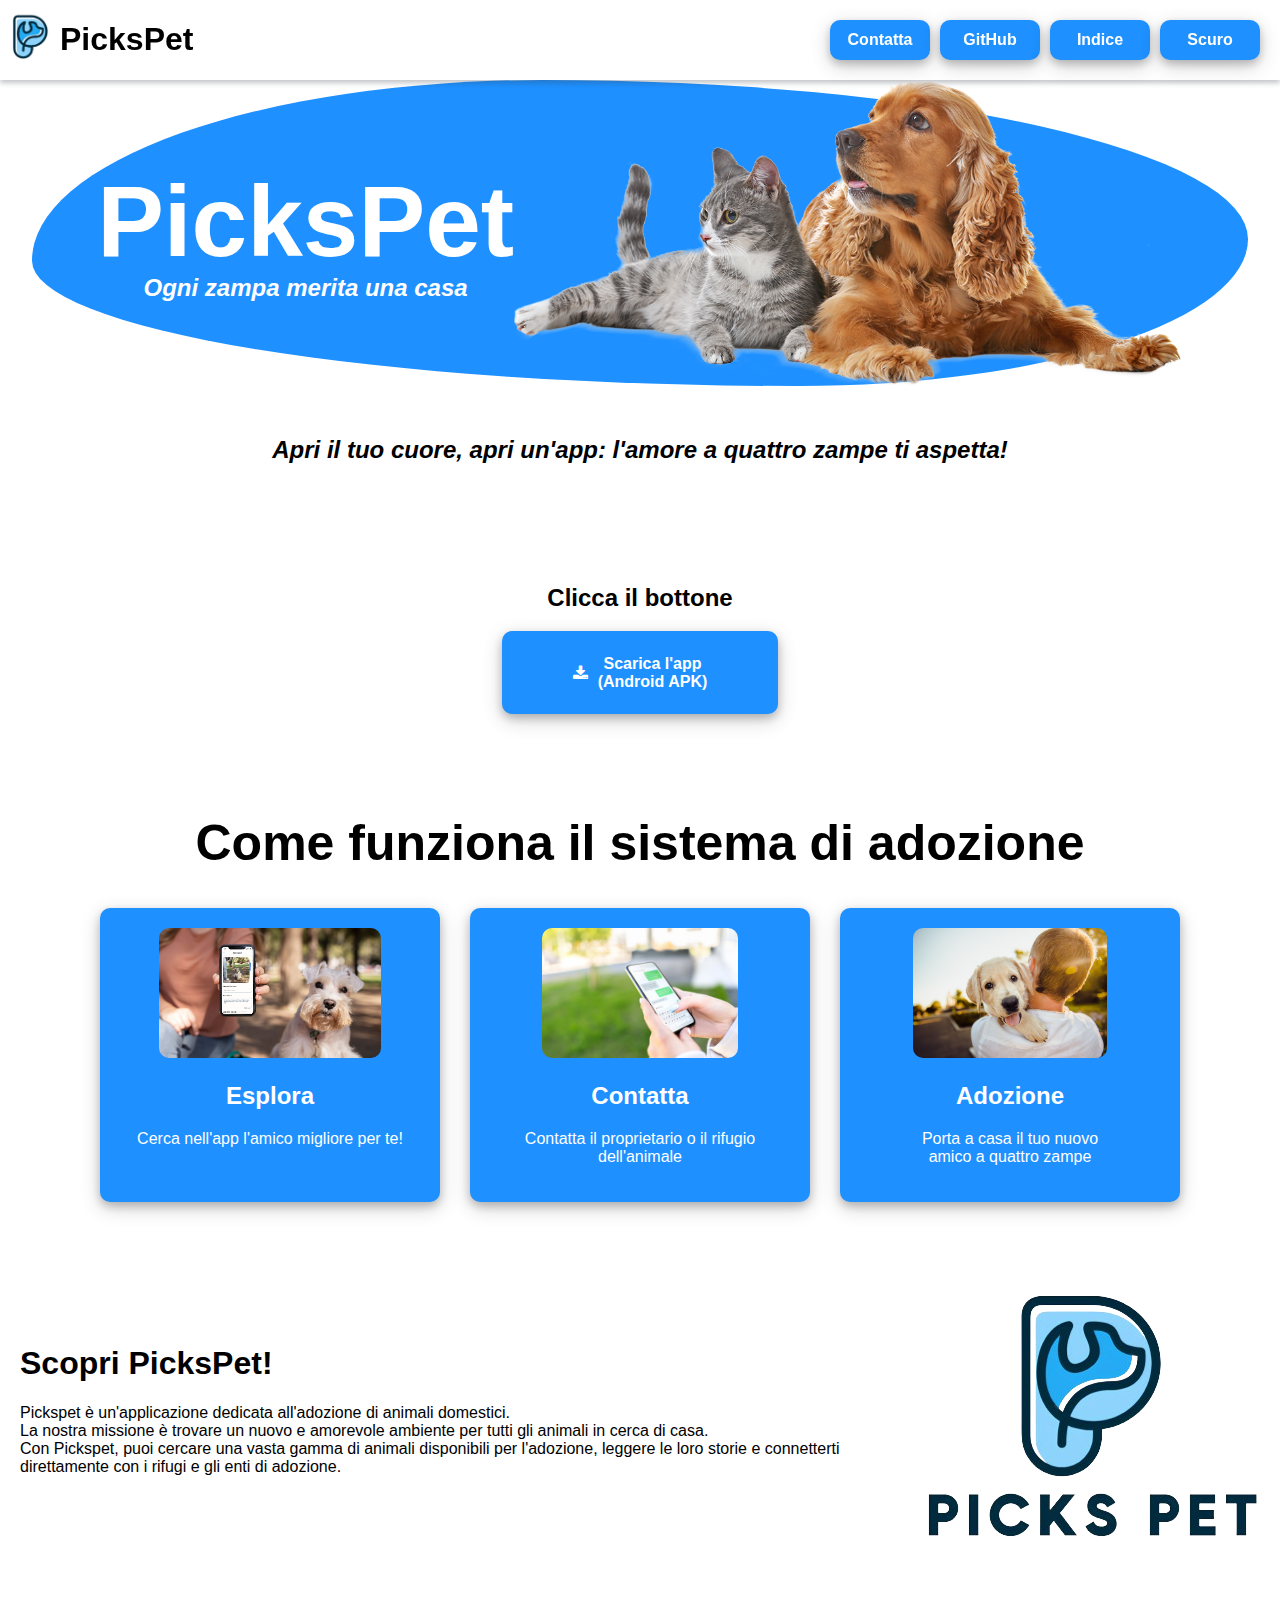
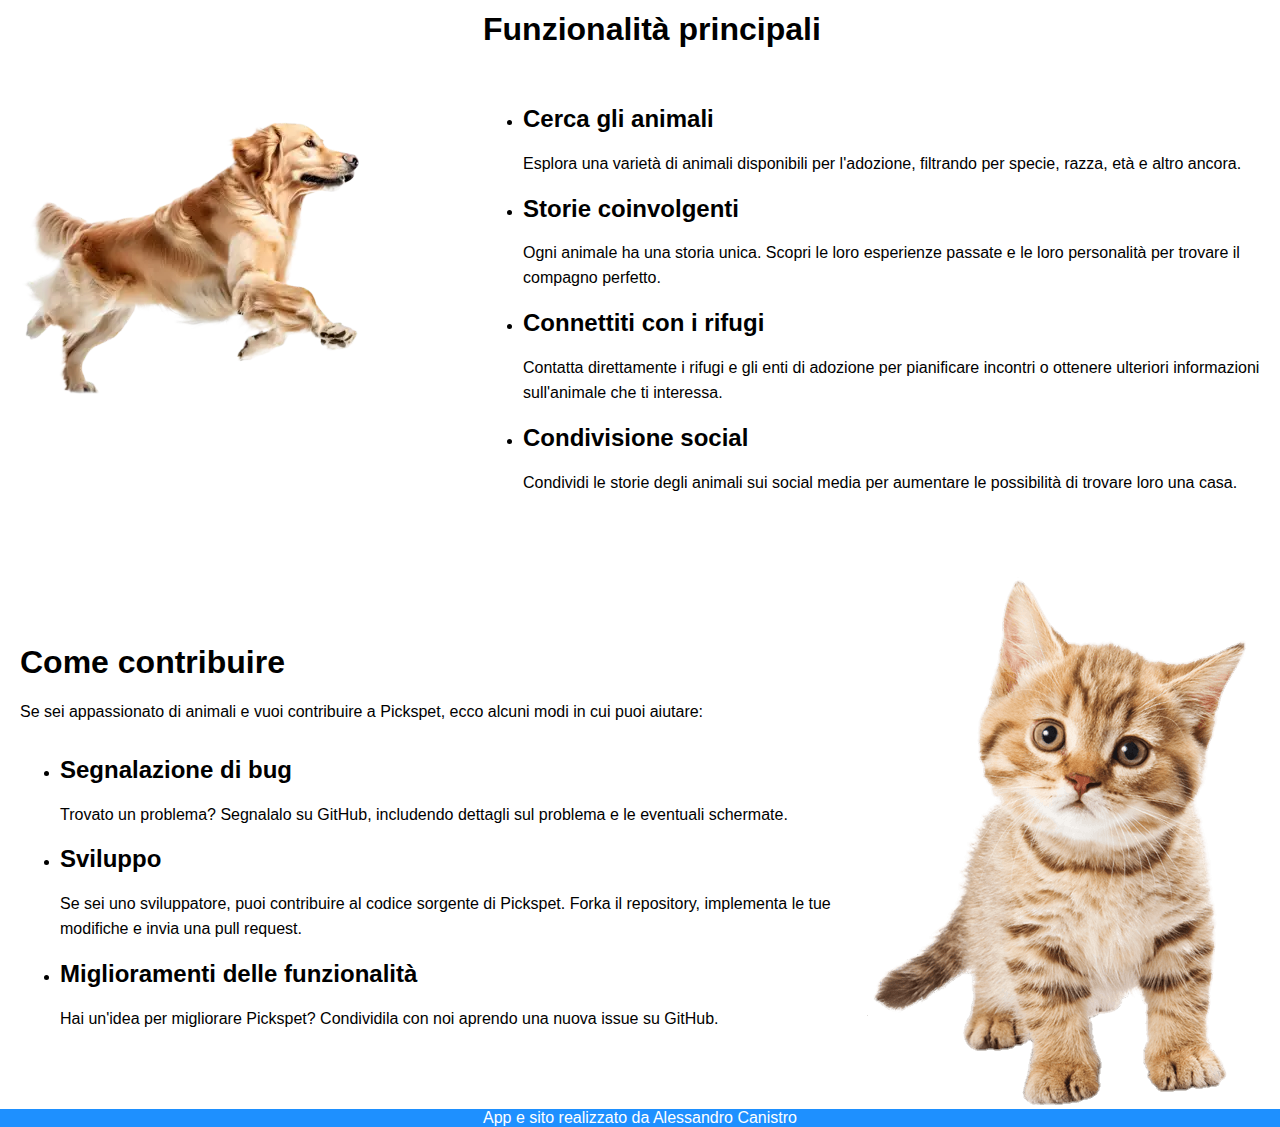
<file: index.html>
<!DOCTYPE html>
<html lang="it">
	<head>
		<meta charset="UTF-8">
		<meta name="viewport" content="width=device-width, initial-scale=1.0">
		<title>PicksPet</title>

		<link rel="shortcut icon" href="img/logo.png" type="image/x-icon">
		<link rel="stylesheet" href="style/style.css">
		<link rel="stylesheet" href="style/header_style.css">
		<link rel="stylesheet" href="style/footer_style.css">
		<link rel="stylesheet" href="style/download_style.css">
		<link rel="stylesheet" href="style/cards_style.css">
		<link rel="stylesheet" href="style/description_style.css">
		<link rel="stylesheet" href="https://cdnjs.cloudflare.com/ajax/libs/font-awesome/4.7.0/css/font-awesome.min.css">

		<script src="script.js"></script>
	</head>

	<header>
		<img src="img/logo.png" class="logo" alt="logo">
		<h1>PicksPet</h1>

		<div class="header-btns">
			<a href="contact.html">Contatta</a>

			<a href="https://github.com/darkjoker1021/pickspetwebsite" target="_blank">GitHub</a> <!--target="_blank" per aprire il link in una nuova pagina-->
			
			<button onclick="hideShowIndice()" id="btnindice">Indice</button>

			<button onclick="darkMode()" id="darkbtn">Chiaro</button>
		</div>
	</header>

	<body>
		<div class="space"></div>

		<div class="bgtitle">
			<div class="title">
				<h1>PicksPet</h1>
				<h3>Ogni zampa merita una casa</h3>
			</div>

			<img src="img/dogcat.png" alt="dogcat">
		</div>

		<center><h2><i>Apri il tuo cuore, apri un'app: l'amore a quattro zampe ti aspetta!</i></h2></center>

		<div class="scarica" id="download">
			<h2>Clicca il bottone</h2>
			<a href="src/pickspet.apk" download><i class="fa fa-download"></i>Scarica l'app<br>(Android APK)</a>
		</div>

		<h1><center>Come funziona il sistema di adozione</center></h1>

		<div class="cards">
			<div class="card">
				<img src="img/card1.png" alt="Card1">
				<h2>Esplora</h2>
				<p>Cerca nell'app l'amico migliore per te!</p>
			</div>

			<div class="card">
				<img src="img/card2.jpg" alt="Card2">
				<h2>Contatta</h2>
				<p>Contatta il proprietario o il rifugio <br> dell'animale</p>
			</div>

			<div class="card">
				<img src="img/card3.jpg" alt="Card3">
				<h2>Adozione</h2>
				<p>Porta a casa il tuo nuovo <br> amico a quattro zampe</p>
			</div>
		</div>

		<div class="indice" id="indice" style="display: none;">
			<h3>Indice</h3>

			<ul>
				<li><a href="#download">Scarica app</a></li>
				<li><a href="#scopri">Scopri</a></li>
				<li><a href="#funzionalita">Funzionalità principali</a></li>
				<li><a href="#contribuire">Come contribuire</a></li>
			</ul>
		</div>

		<div class="descrizione">
			<div class="scopri" id="scopri">
				<div class="scopritxt">
					<h1>Scopri PicksPet!</h1>

					<p>
						Pickspet è un'applicazione dedicata all'adozione di animali domestici.<br>
						La nostra missione è trovare un nuovo e amorevole ambiente per tutti gli animali in cerca di casa.<br>
						Con Pickspet, puoi cercare una vasta gamma di animali disponibili per l'adozione, leggere le loro storie e connetterti direttamente con i rifugi e gli enti di adozione.
					</p>
				</div>

				<img src="img/logoname.png" class="logo-des">
			</div>
	
			<div class="funzionalita" id="funzionalita">
				<img src="img/dog-running.png" class="dog-des">

				<div class="funzionalitatxt">
					<h1><b>Funzionalità principali</b></h1>

					<ul>
						<li>
							<h2>Cerca gli animali</h2>
							<p>Esplora una varietà di animali disponibili per l'adozione, filtrando per specie, razza, età e altro ancora.</p>
						</li>
						<li>
							<h2>Storie coinvolgenti</h2>
							<p>Ogni animale ha una storia unica. Scopri le loro esperienze passate e le loro personalità per trovare il compagno perfetto.</p>
						</li>
						<li>
							<h2>Connettiti con i rifugi</h2>
							<p>Contatta direttamente i rifugi e gli enti di adozione per pianificare incontri o ottenere ulteriori informazioni sull'animale che ti interessa.</p>
						</li>
						<li>
							<h2>Condivisione social</h2>
							<p>Condividi le storie degli animali sui social media per aumentare le possibilità di trovare loro una casa.</p>
					</li>
					</ul>
				</div>
			</div>
	
			<div class="contribuire" id="contribuire">
				<div class="contribuiretxt">
					<h1><b>Come contribuire</b></h1>

					Se sei appassionato di animali e vuoi contribuire a Pickspet, ecco alcuni modi in cui puoi aiutare:
					<ul>
						<li>
							<h2>Segnalazione di bug</h2>
							<p>Trovato un problema? Segnalalo su GitHub, includendo dettagli sul problema e le eventuali schermate.</p>
						</li>
						<li>
							<h2>Sviluppo</h2>
							<p>Se sei uno sviluppatore, puoi contribuire al codice sorgente di Pickspet. Forka il repository, implementa le tue modifiche e invia una pull request.</p>
						</li>
						<li>
							<h2>Miglioramenti delle funzionalità</h2>
							<p>Hai un'idea per migliorare Pickspet? Condividila con noi aprendo una nuova issue su GitHub.</p>
						</li>
					</ul>
				</div>

				<img src="img/cat.png" class="dog2-des">
			</div>
		</div>

	</body>

	<footer>
		<center>App e sito realizzato da Alessandro Canistro</center>
	</footer>
</html>
</file>
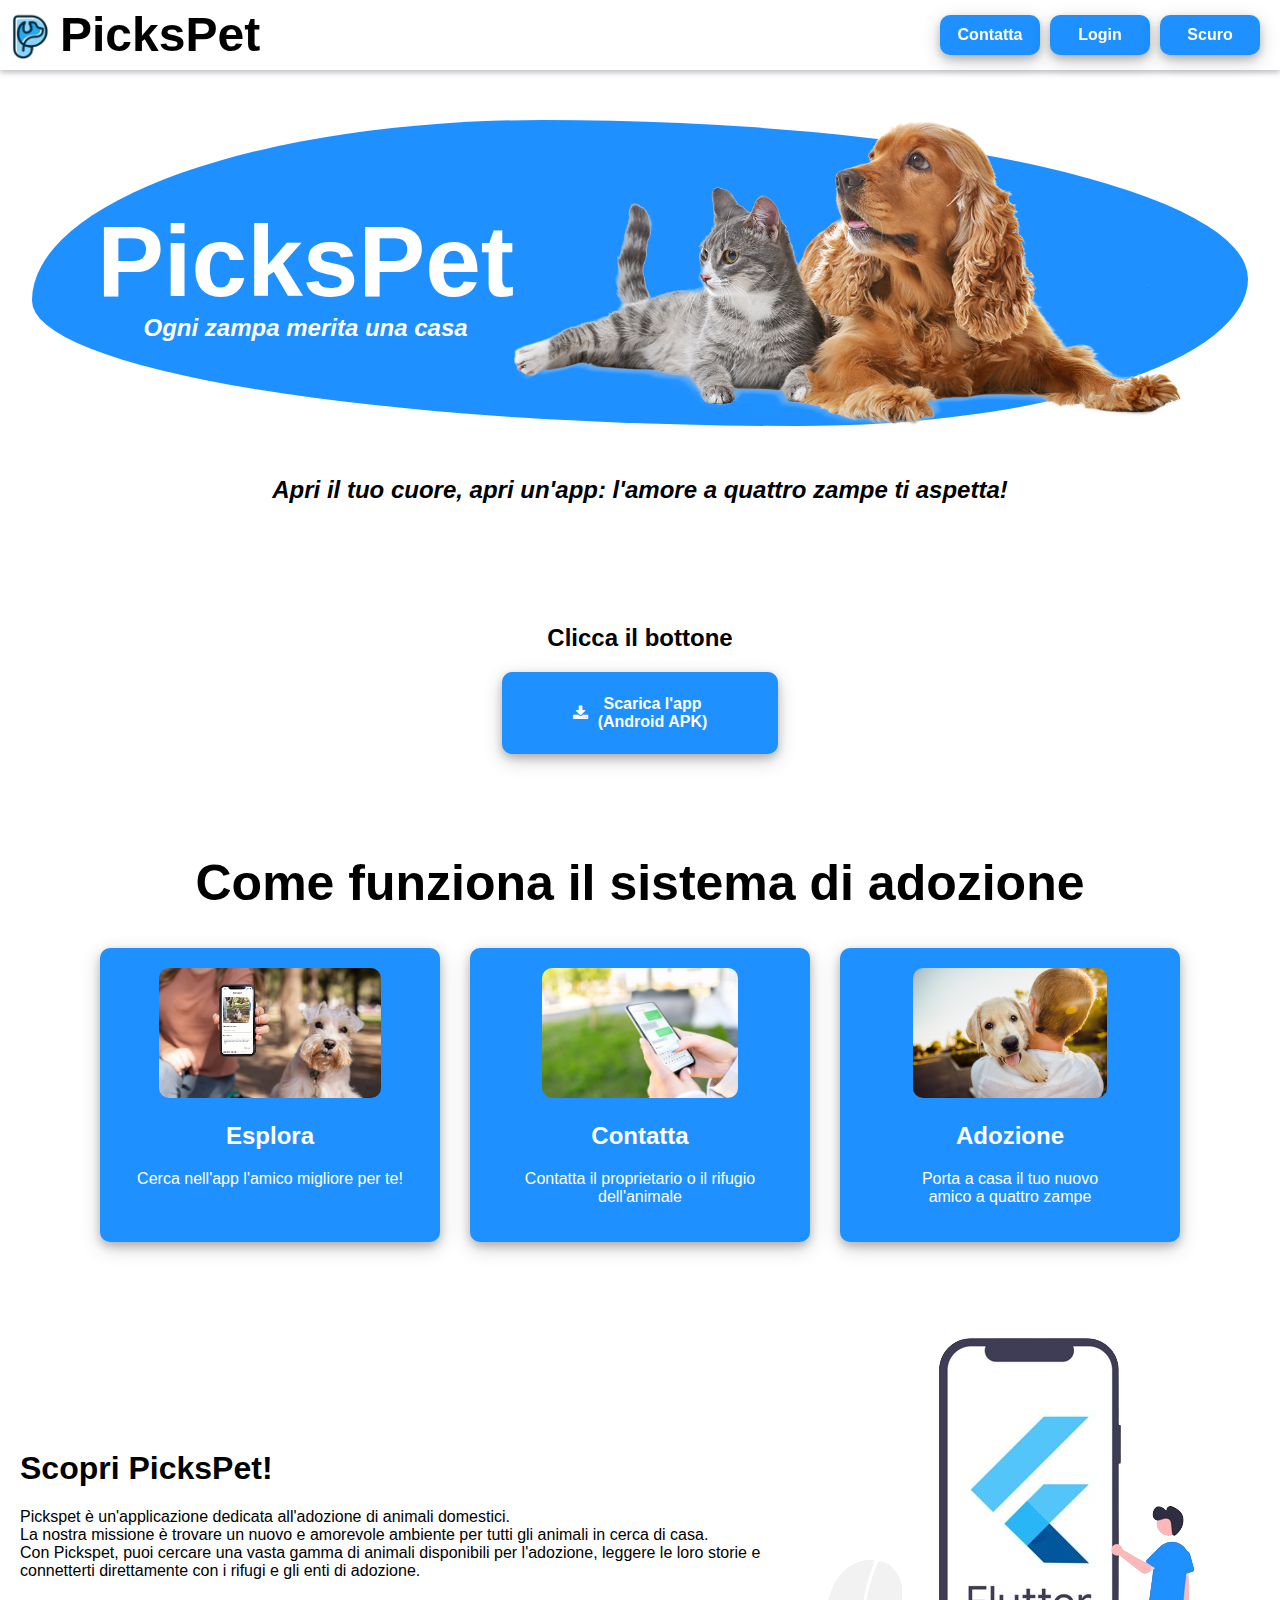
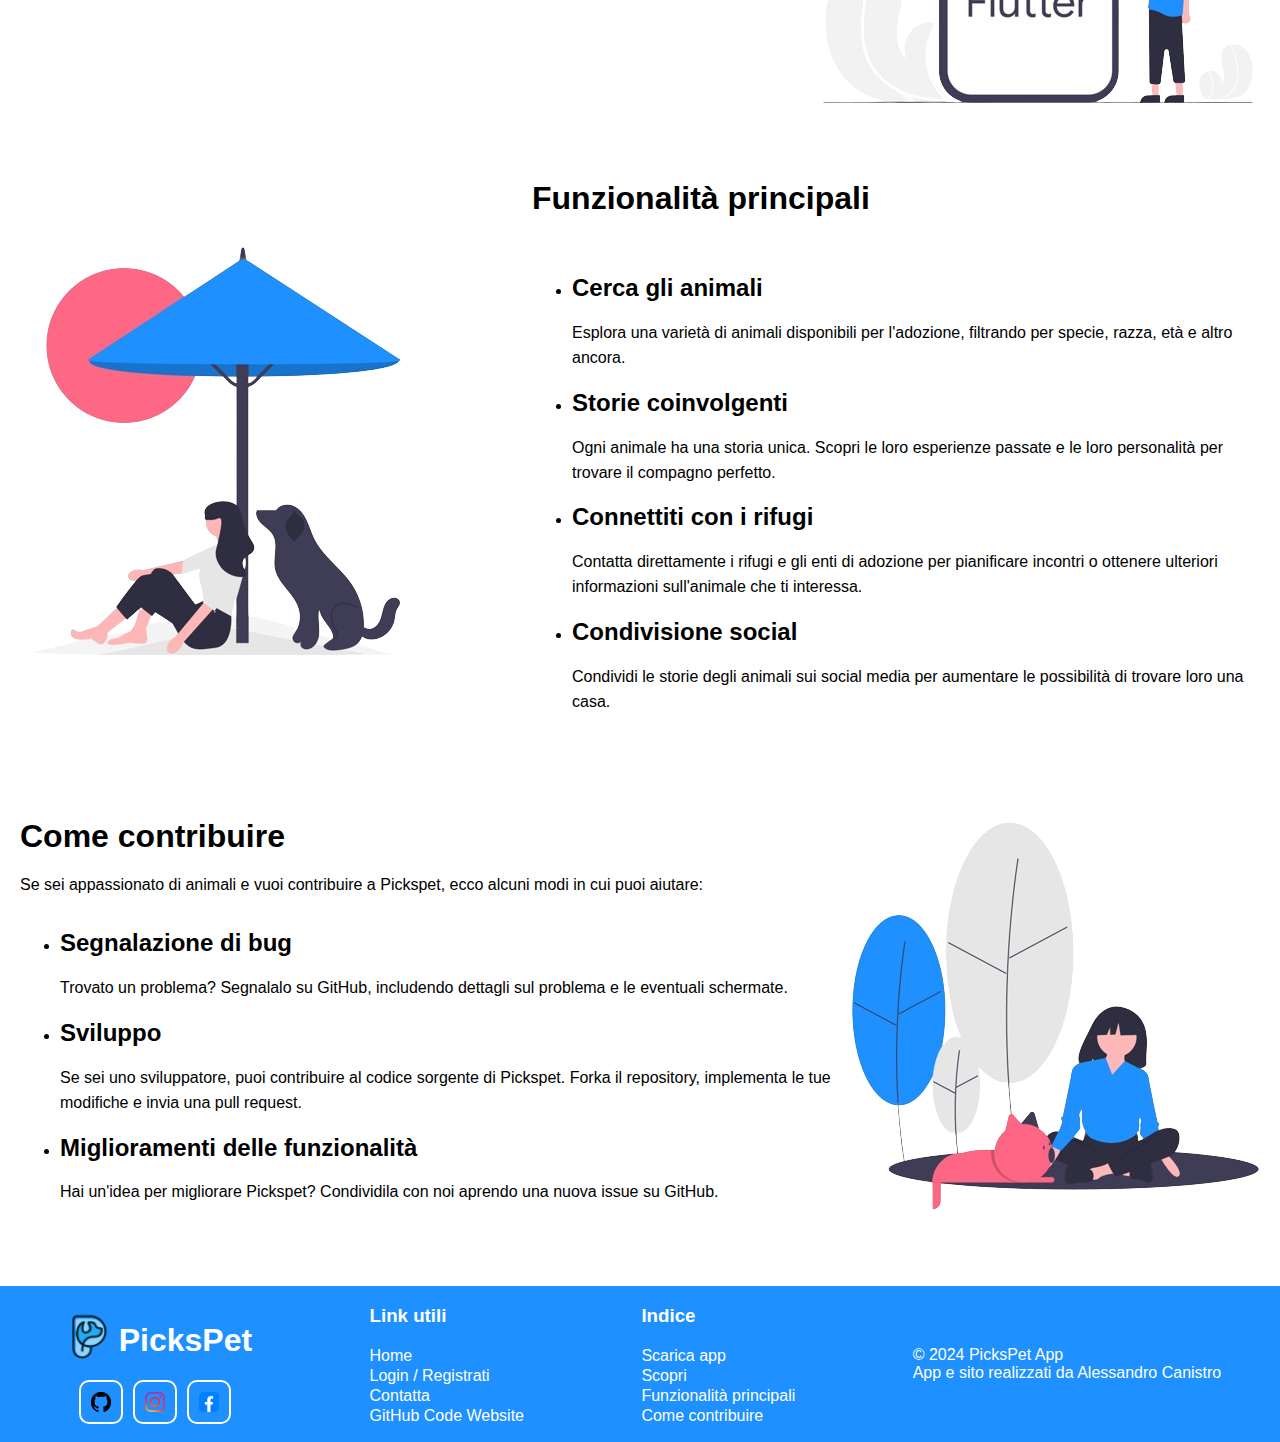
<file: pages/index.html>
<!DOCTYPE html>
<html lang="it">
	<head>
		<meta charset="UTF-8">
		<meta name="viewport" content="width=device-width, initial-scale=1.0">
		<title>PicksPet</title>

		<link rel="shortcut icon" href="../img/logo.png" type="image/x-icon">
		<link rel="stylesheet" href="../style/style.css">
		<link rel="stylesheet" href="../style/header_style.css">
		<link rel="stylesheet" href="../style/footer_style.css">
		<link rel="stylesheet" href="../style/download_style.css">
		<link rel="stylesheet" href="../style/cards_style.css">
		<link rel="stylesheet" href="../style/description_style.css">
		<link rel="stylesheet" href="https://cdnjs.cloudflare.com/ajax/libs/font-awesome/4.7.0/css/font-awesome.min.css">

		<script src="../script.js"></script>
	</head>

	<header>
		<a href="index.html">
			<img src="../img/logo.png" class="logo" alt="logo">
			<h1>PicksPet</h1>
		</a>

		<div class="header-btns">
			<a href="contact.html">Contatta</a>
			
			<a href="login.html">Login</a>

			<button onclick="darkMode()" id="darkbtn">Chiaro</button>
		</div>
	</header>

	<body>
		<button onclick="topFunction()" id="top-btn">&#8593;</button>

		<div class="space50"></div>

		<div class="bgtitle">
			<div class="title">
				<h1>PicksPet</h1>
				<h3>Ogni zampa merita una casa</h3>
			</div>

			<img src="../img/dogcat.png" alt="dogcat">
		</div>

		<center><h2><i>Apri il tuo cuore, apri un'app: l'amore a quattro zampe ti aspetta!</i></h2></center>

		<div class="scarica" id="download">
			<h2>Clicca il bottone</h2>
			<a href="../src/pickspet.apk" download><i class="fa fa-download"></i>Scarica l'app<br>(Android APK)</a>
		</div>

		<h1><center>Come funziona il sistema di adozione</center></h1>

		<div class="cards">
			<div class="card">
				<img src="../img/card1.png" alt="Card1">
				<h2>Esplora</h2>
				<p>Cerca nell'app l'amico migliore per te!</p>
			</div>

			<div class="card">
				<img src="../img/card2.jpg" alt="Card2">
				<h2>Contatta</h2>
				<p>Contatta il proprietario o il rifugio <br> dell'animale</p>
			</div>

			<div class="card">
				<img src="../img/card3.jpg" alt="Card3">
				<h2>Adozione</h2>
				<p>Porta a casa il tuo nuovo <br> amico a quattro zampe</p>
			</div>
		</div>

		<div class="descrizione">
			<div class="scopri" id="scopri">
				<div class="scopritxt">
					<h1>Scopri PicksPet!</h1>

					<p>
						Pickspet è un'applicazione dedicata all'adozione di animali domestici.<br>
						La nostra missione è trovare un nuovo e amorevole ambiente per tutti gli animali in cerca di casa.<br>
						Con Pickspet, puoi cercare una vasta gamma di animali disponibili per l'adozione, leggere le loro storie e connetterti direttamente con i rifugi e gli enti di adozione.
					</p>
				</div>

				<img src="../img/flutter-app.png" class="logo-des">
			</div>
	
			<div class="funzionalita" id="funzionalita">
				<img src="../img/dog-beach.png" class="dog-des">

				<div class="funzionalitatxt">
					<h1><b>Funzionalità principali</b></h1>

					<ul>
						<li>
							<h2>Cerca gli animali</h2>
							<p>Esplora una varietà di animali disponibili per l'adozione, filtrando per specie, razza, età e altro ancora.</p>
						</li>
						<li>
							<h2>Storie coinvolgenti</h2>
							<p>Ogni animale ha una storia unica. Scopri le loro esperienze passate e le loro personalità per trovare il compagno perfetto.</p>
						</li>
						<li>
							<h2>Connettiti con i rifugi</h2>
							<p>Contatta direttamente i rifugi e gli enti di adozione per pianificare incontri o ottenere ulteriori informazioni sull'animale che ti interessa.</p>
						</li>
						<li>
							<h2>Condivisione social</h2>
							<p>Condividi le storie degli animali sui social media per aumentare le possibilità di trovare loro una casa.</p>
					</li>
					</ul>
				</div>
			</div>
	
			<div class="contribuire" id="contribuire">
				<div class="contribuiretxt">
					<h1><b>Come contribuire</b></h1>

					Se sei appassionato di animali e vuoi contribuire a Pickspet, ecco alcuni modi in cui puoi aiutare:
					<ul>
						<li>
							<h2>Segnalazione di bug</h2>
							<p>Trovato un problema? Segnalalo su GitHub, includendo dettagli sul problema e le eventuali schermate.</p>
						</li>
						<li>
							<h2>Sviluppo</h2>
							<p>Se sei uno sviluppatore, puoi contribuire al codice sorgente di Pickspet. Forka il repository, implementa le tue modifiche e invia una pull request.</p>
						</li>
						<li>
							<h2>Miglioramenti delle funzionalità</h2>
							<p>Hai un'idea per migliorare Pickspet? Condividila con noi aprendo una nuova issue su GitHub.</p>
						</li>
					</ul>
				</div>

				<img src="../img/cat-play.png" class="dog2-des">
			</div>
		</div>

		<div class="space50"></div>
	</body>

	<footer>
		<div class="logosocial">
			<a href="index.html">
				<img src="../img/logo.png" class="logo" alt="logo">
				<h1>PicksPet</h1>
			</a>

			<div class="social">
				<a href="https://github.com/darkjoker1021" target="_blank"><img src="../img/github.png" id="github"></a>
				<a href=""><img src="../img/insta.png" alt="insta"></a>
				<a href=""><img src="../img/facebook.png" alt="fb"></a>
			</div>
		</div>

		<div class="link">
			<h3>Link utili</h3>

			<ul>
				<li><a href="index.html">Home</a></li>
				<li><a href="login.html">Login / Registrati</a></li>
				<li><a href="contact.html">Contatta</a></li>
				<li><a href="https://github.com/darkjoker1021/pickspetwebsite" target="_blank">GitHub Code Website</a></li>
			</ul>
		</div>

		<div class="footerindice">
			<h3>Indice</h3>

			<ul>
				<li><a href="#download">Scarica app</a></li>
				<li><a href="#scopri">Scopri</a></li>
				<li><a href="#funzionalita">Funzionalità principali</a></li>
				<li><a href="#contribuire">Come contribuire</a></li>
			</ul>
		</div>

		<div class="realizzato">
			<p>
				&copy; 2024 PicksPet App<br>
				App e sito realizzati da Alessandro Canistro
			</p>
		</div>
	</footer>
</html>
</file>
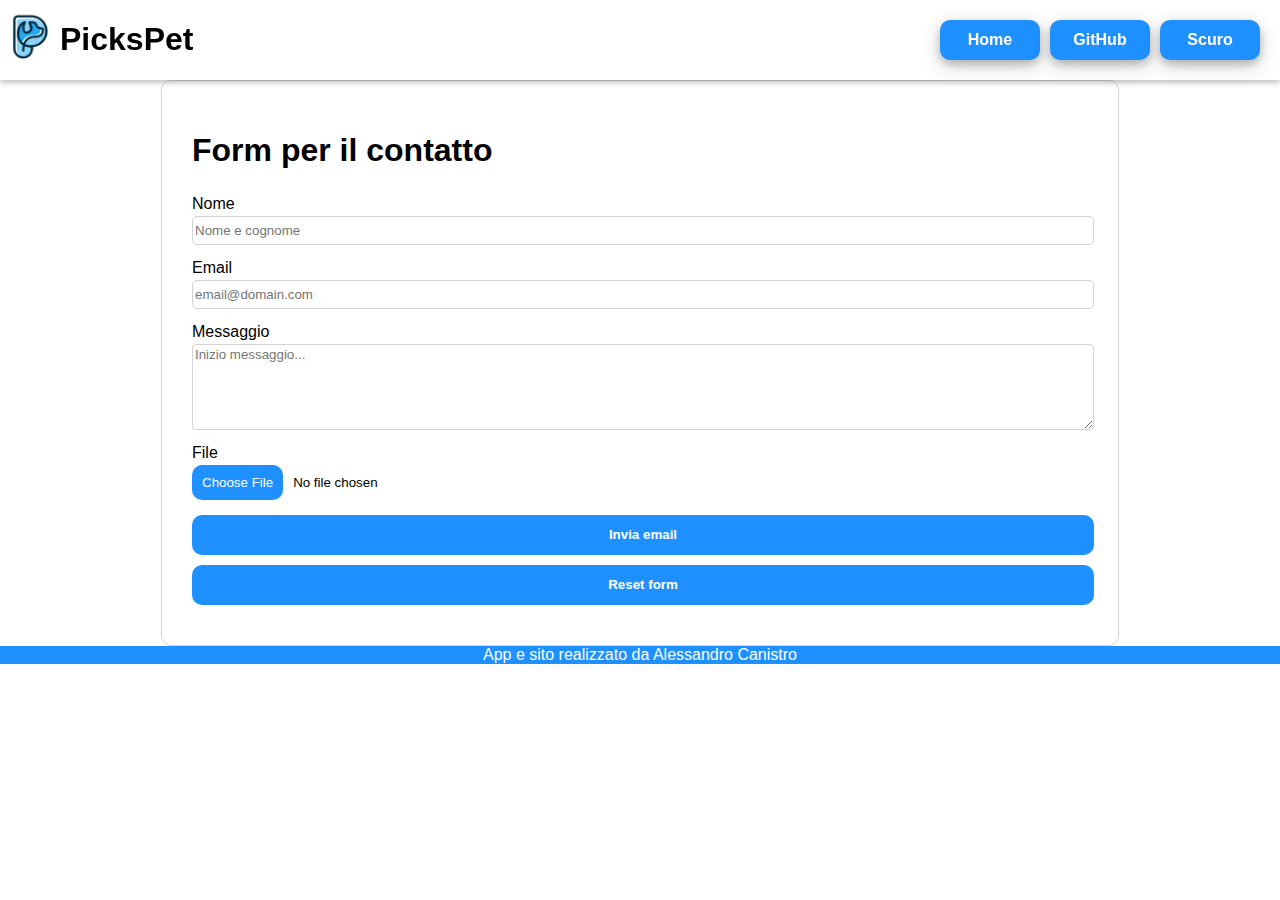
<file: contact.html>
<!DOCTYPE html>
<html lang="it">
	<head>
		<meta charset="UTF-8">
		<meta name="viewport" content="width=device-width, initial-scale=1.0">
		<title>PicksPet</title>

		<link rel="shortcut icon" href="img/logo.png" type="image/x-icon">
		<link rel="stylesheet" href="style/style.css">
		<link rel="stylesheet" href="style/header_style.css">
		<link rel="stylesheet" href="style/footer_style.css">
		<link rel="stylesheet" href="style/form_style.css">
		<link rel="stylesheet" href="https://cdnjs.cloudflare.com/ajax/libs/font-awesome/4.7.0/css/font-awesome.min.css">

		<script src="script.js"></script>
	</head>

	<header>
		<img src="img/logo.png" class="logo" alt="logo">
		<h1>PicksPet</h1>

		<div class="header-btns">
			<a href="index.html" onclick="">Home</a>
			
			<a href="https://github.com/darkjoker1021/pickspetwebsite" target="_blank">GitHub</a> <!--target="_blank" per aprire il link in una nuova pagina-->
			
			<button onclick="darkMode()" id="darkbtn">Chiaro</button>
		</div>
	</header>

	<body>
		<div class="container">
			<form>
				<h1>Form per il contatto</h1>

				<label for="name">Nome</label>
				<input type="text" name="nametxt" id="name" placeholder="Nome e cognome">
	
				<label for="email">Email</label>
				<input type="email" name="emailtxt" id="email" placeholder="email@domain.com">
	
				<label for="message">Messaggio</label>
				<textarea name="message" id="message" cols="30" rows="5" placeholder="Inizio messaggio..."></textarea>

				<label for="file">File</label>
				<input type="file" name="file" id="file">
	
				<input type="submit" value="Invia email">
				<input type="reset" value="Reset form" name="reset">
			</form>
		</div>
	</body>

	<footer>
		<center>App e sito realizzato da Alessandro Canistro</center>
	</footer>
</html>
</file>
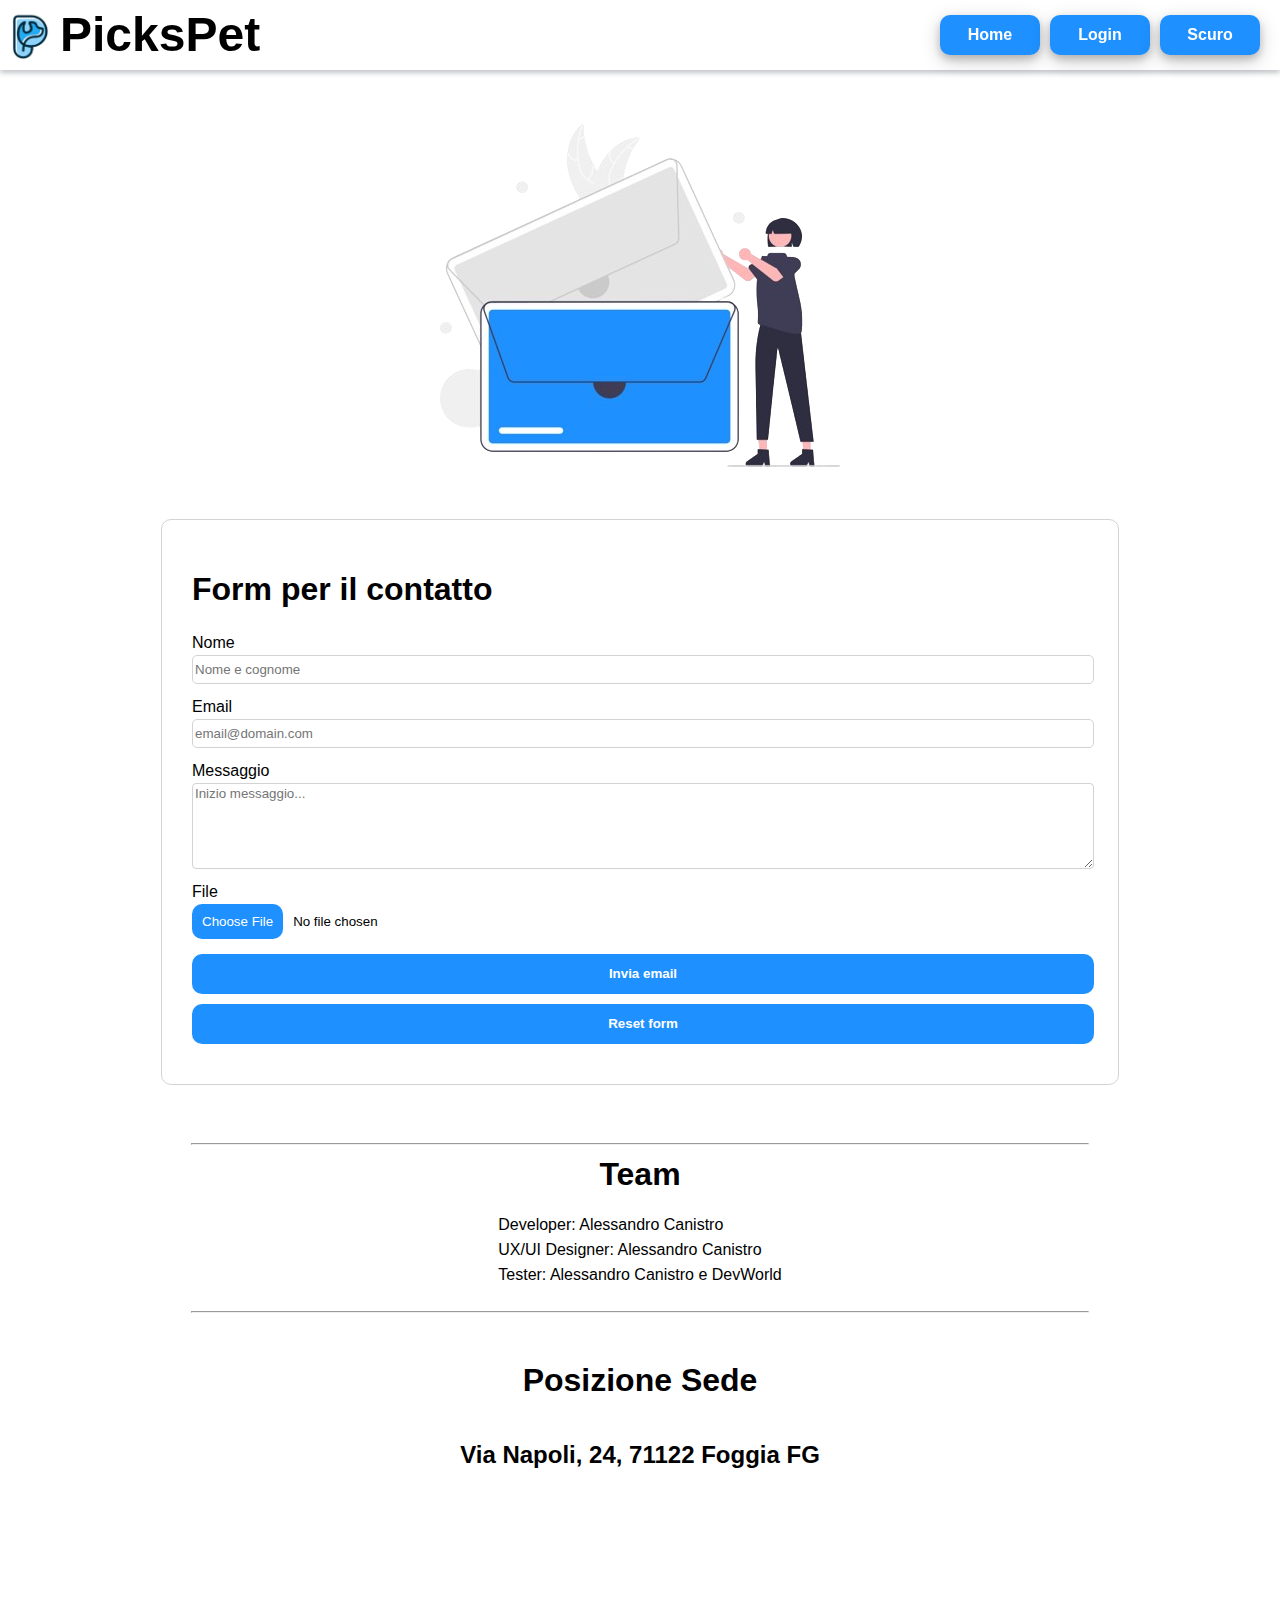
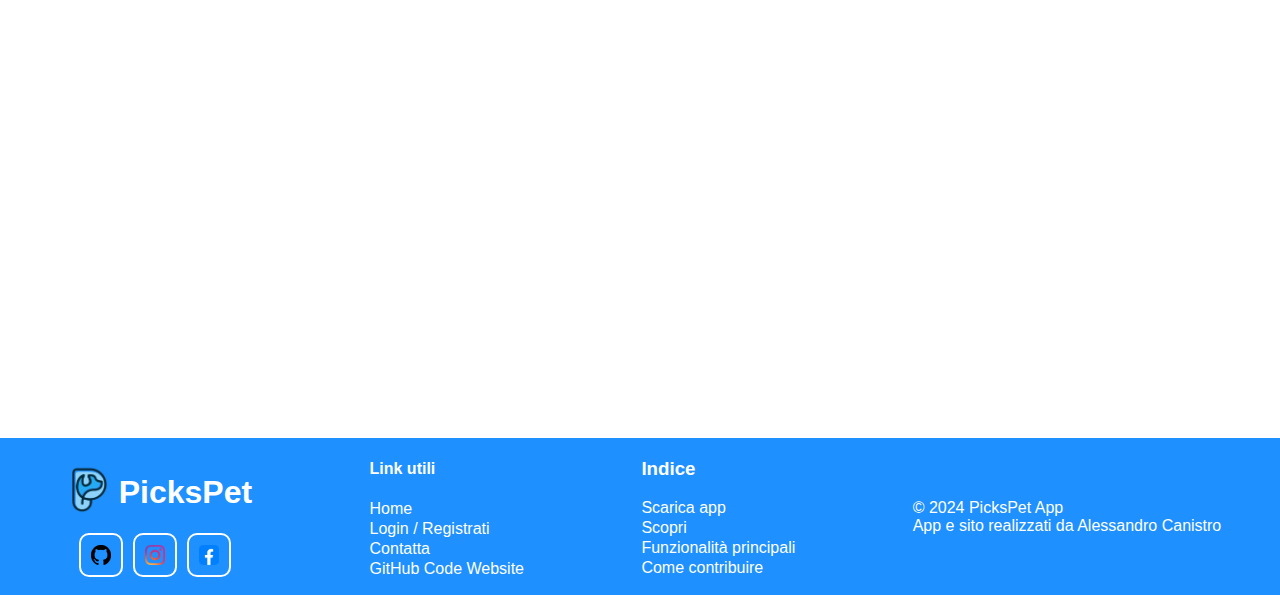
<file: pages/contact.html>
<!DOCTYPE html>
<html lang="it">
	<head>
		<meta charset="UTF-8">
		<meta name="viewport" content="width=device-width, initial-scale=1.0">
		<title>Contatta | PicksPet</title>

		<link rel="shortcut icon" href="../img/logo.png" type="image/x-icon">
		<link rel="stylesheet" href="../style/style.css">
		<link rel="stylesheet" href="../style/header_style.css">
		<link rel="stylesheet" href="../style/footer_style.css">
		<link rel="stylesheet" href="../style/form_style.css">

		<script src="../script.js"></script>
	</head>

	<header>
		<a href="index.html">
			<img src="../img/logo.png" class="logo" alt="logo">
			<h1>PicksPet</h1>
		</a>

		<div class="header-btns">
			<a href="index.html" onclick="">Home</a>
			
			<a href="login.html">Login</a>
			
			<button onclick="darkMode()" id="darkbtn">Chiaro</button>
		</div>
	</header>

	<body>
		<button onclick="topFunction()" id="top-btn">&#8593;</button>

		<div class="container">
			<img src="../img/contact.png" alt="">

			<form>
				<h1>Form per il contatto</h1>

				<label for="name">Nome</label>
				<input type="text" name="name" id="name" placeholder="Nome e cognome">
	
				<label for="email">Email</label>
				<input type="email" name="email" id="email" placeholder="email@domain.com">
	
				<label for="message">Messaggio</label>
				<textarea name="message" id="message" cols="30" rows="5" placeholder="Inizio messaggio..."></textarea>

				<label for="file">File</label>
				<input type="file" name="file" id="file">
	
				<input type="submit" value="Invia email">
				<input type="reset" value="Reset form" name="reset">
			</form>
		</div>

		<div class="space50"></div>

		<hr width="70%">

		<div class="team">
			<h1>Team</h1>

			<p>
				Developer: Alessandro Canistro <br>
				UX/UI Designer: Alessandro Canistro <br>
				Tester: Alessandro Canistro e DevWorld
			</p>
		</div>


		<hr width="70%">

		<div class="space20"></div>


		<div class="maps">
			<h1>Posizione Sede</h1>
			<h2>Via Napoli, 24, 71122 Foggia FG</h2>

			<iframe src="https://maps.google.com/maps?width=100%25&amp;height=600&amp;hl=en&amp;q=Via%20Napoli,%2024,%20Foggia&amp;t=&amp;z=16&amp;ie=UTF8&amp;iwloc=B&amp;output=embed"></iframe>
		</div>

		<div class="space50"></div>
	</body>

	<footer>
		<div class="logosocial">
			<a href="index.html">
				<img src="../img/logo.png" class="logo" alt="logo">
				<h1>PicksPet</h1>
			</a>

			<div class="social">
				<a href="https://github.com/darkjoker1021" target="_blank"><img src="../img/github.png" id="github"></a>
				<a href=""><img src="../img/insta.png" alt="insta"></a>
				<a href=""><img src="../img/facebook.png" alt="fb"></a>
			</div>
		</div>

		<div class="link">
			<h4>Link utili</h4>
			<ul>
				<li><a href="index.html">Home</a></li>
				<li><a href="login.html">Login / Registrati</a></li>
				<li><a href="contact.html">Contatta</a></li>
				<li><a href="https://github.com/darkjoker1021/pickspetwebsite" target="_blank">GitHub Code Website</a></li>
			</ul>
		</div>

		<div class="footerindice">
			<h3>Indice</h3>

			<ul>
				<li><a href="index.html#download">Scarica app</a></li>
				<li><a href="index.html#scopri">Scopri</a></li>
				<li><a href="index.html#funzionalita">Funzionalità principali</a></li>
				<li><a href="index.html#contribuire">Come contribuire</a></li>
			</ul>
		</div>

		<div class="realizzato">
			<p>
				&copy; 2024 PicksPet App<br>
				App e sito realizzati da Alessandro Canistro
			</p>
		</div>
	</footer>
</html>
</file>
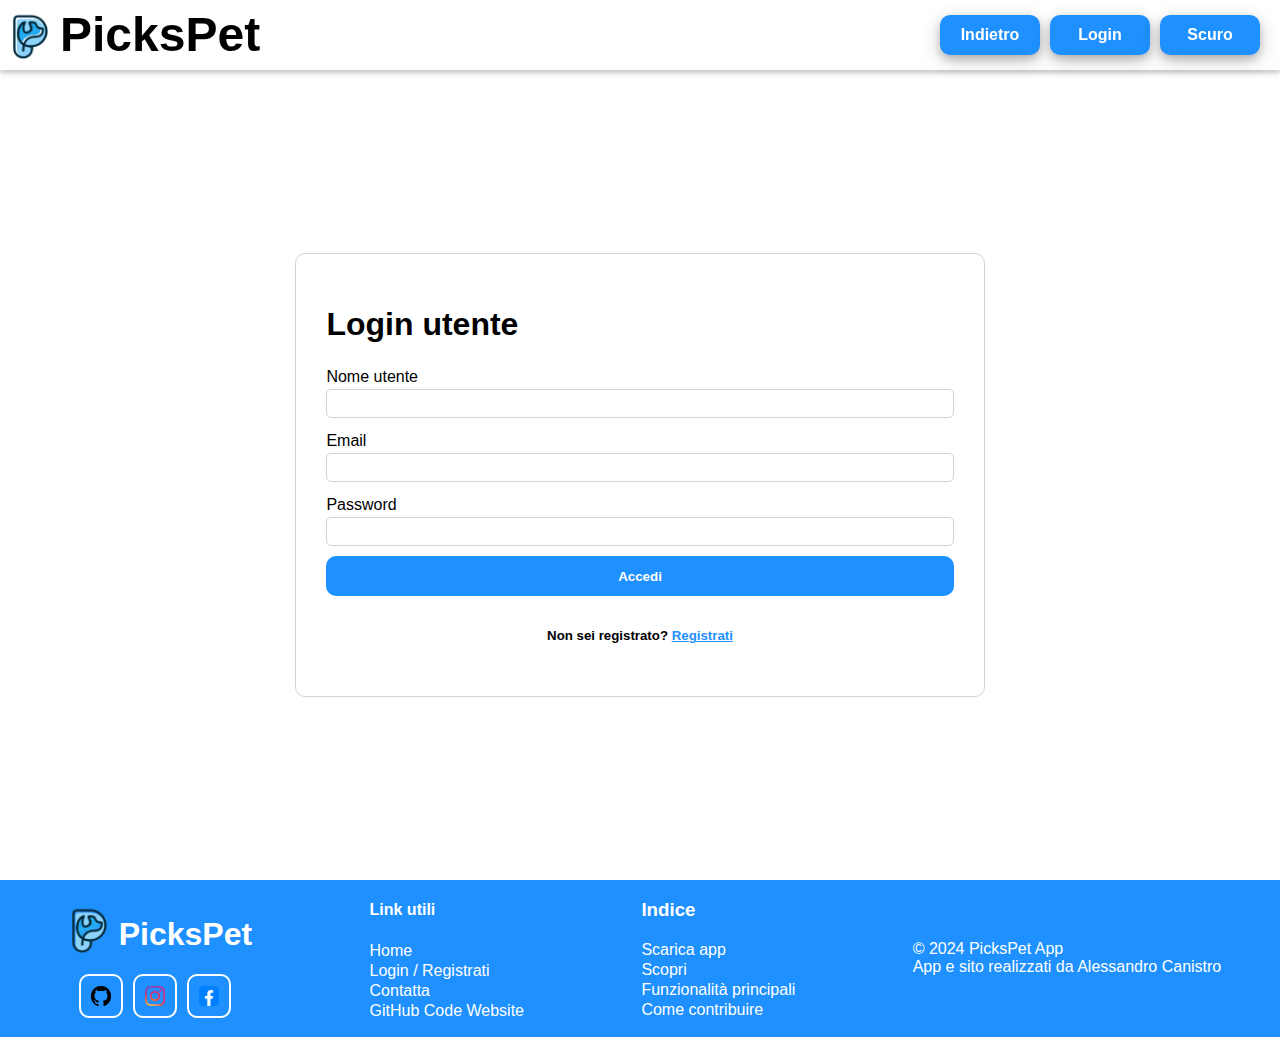
<file: pages/login.html>
<!DOCTYPE html>
<html lang="it">
	<head>
		<meta charset="UTF-8">
		<meta name="viewport" content="width=device-width, initial-scale=1.0">
		<title>Login | PicksPet</title>

		<link rel="shortcut icon" href="../img/logo.png" type="image/x-icon">
		<link rel="stylesheet" href="../style/style.css">
		<link rel="stylesheet" href="../style/header_style.css">
		<link rel="stylesheet" href="../style/footer_style.css">
		<link rel="stylesheet" href="../style/login_style.css">
		<link rel="stylesheet" href="../style/form_style.css">

		<script src="../script.js"></script>
	</head>

	<header>
		<a href="index.html">
			<img src="../img/logo.png" class="logo" alt="logo">
			<h1>PicksPet</h1>
		</a>

		<div class="header-btns">
			<button onclick="history.back()" id="back-btn">Indietro</button>

			<a href="login.html">Login</a>

			<button onclick="darkMode()" id="darkbtn">Chiaro</button>
		</div>
	</header>

	<body>
		<button onclick="topFunction()" id="top-btn">&#8593;</button>

		<div class="forms">
			<div class="login" id="login">
				<form action="../php/login.php" method="post">
					<h1>Login utente</h1>
		
					<label for="username">Nome utente</label>
					<input type="text" name="username" required>
		
					<label for="email">Email</label>
					<input type="email" name="email" required>
		
					<label for="password">Password</label>
					<input type="password" name="password" required>
		
					<input type="submit" value="Accedi">

					<h5>Non sei registrato? <a onclick="showSignin()" id="logintosignin">Registrati</a></h5>
				</form>
			</div>

			<div class="signin" id="signin" style="display: none;">
				<form action="../php/register.php" method="post">
					<h1>Registrazione utente</h1>
		
					<label for="username">Nome utente</label>
					<input type="text" name="username" required>
		
					<label for="email">Email</label>
					<input type="email" name="email" required>
		
					<label for="password">Password</label>
					<input type="password" name="password" required>

					<label for="dob">Data di nascita</label>
					<input type="date" name="dob">
		
					<input type="submit" value="Registrati">

					<h5>Sei già registrato? <a onclick="showLogin()" id="signintologin">Accedi</a></h5>
				</form>
			</div>
		</div>
	</body>

	<footer>
		<div class="logosocial">
			<a href="index.html">
				<img src="../img/logo.png" class="logo" alt="logo">
				<h1>PicksPet</h1>
			</a>

			<div class="social">
				<a href="https://github.com/darkjoker1021" target="_blank"><img src="../img/github.png" id="github"></a>
				<a href=""><img src="../img/insta.png" alt="insta"></a>
				<a href=""><img src="../img/facebook.png" alt="fb"></a>
			</div>
		</div>

		<div class="link">
			<h4>Link utili</h4>
			<ul>
				<li><a href="index.html">Home</a></li>
				<li><a href="login.html">Login / Registrati</a></li>
				<li><a href="contact.html">Contatta</a></li>
				<li><a href="https://github.com/darkjoker1021/pickspetwebsite" target="_blank">GitHub Code Website</a></li>
			</ul>
		</div>

		<div class="footerindice">
			<h3>Indice</h3>

			<ul>
				<li><a href="index.html#download">Scarica app</a></li>
				<li><a href="index.html#scopri">Scopri</a></li>
				<li><a href="index.html#funzionalita">Funzionalità principali</a></li>
				<li><a href="index.html#contribuire">Come contribuire</a></li>
			</ul>
		</div>

		<div class="realizzato">
			<p>
				&copy; 2024 PicksPet App<br>
				App e sito realizzati da Alessandro Canistro
			</p>
		</div>
	</footer>
</html>
</file>
<file: style/style.css>
html {
	scroll-behavior: smooth; /*Link pagina smooth*/
}

body {
	font-family: Arial, Helvetica, sans-serif;
	margin: 0;
	overflow-x: hidden;
	height: 100%;
	transition: all .2s linear;
}

.dark-mode {
	background: #31363F;
	color: white;
	
	header>a>h1 {
		color: white;
	}

	input, form>textarea {
		color: white;
		background: #31363F;
	}

	::-webkit-calendar-picker-indicator {		/*Inverte colore date input*/
		filter: invert(1);
	}

	footer {
		bottom: 0;
		background: #3b414c;
	}
}

/* Nascondere scrollbar */
body::-webkit-scrollbar {
	display: none;
}

.space20 {
	height: 20px;
}

.space50 {
	height: 50px;
}

.bgtitle {
	max-width: 95%;

	display: flex;
	margin: auto;
	justify-content: center;
	align-items: center;

	background: dodgerblue;
	border-radius: 42% 58% 37% 63% / 59% 52% 48% 41%;
	margin-bottom: 50px;
}

.title>h1 {
	font-family: Verdana, Geneva, Tahoma, sans-serif;
	color: white;
	font-size: 100px;
	line-height: 0;
	text-align: start;
}

.title>h3 {
	font-family: Verdana, Geneva, Tahoma, sans-serif;
	font-style: italic;
	color: white;
	font-size: 150%;
	line-height: 0;
	text-align: center;
}

.bgtitle>img {
	width: 55%;
}

h1>center {
	font-size: 50px;
}

#top-btn {
	display: none;
	position: fixed;
	width: 60px;
	bottom: 30px;
	right: 30px;
	z-index: 99;
	
	background-color: dodgerblue;
	color: white;
	
	padding: 15px;
	border: 0;
	border-radius: 10px;
	font-size: 30px;

	transition: all .3s ease;
	cursor: pointer;
}

#top-btn:hover {
	background-color: midnightblue;
}

/* Media query per gestire la visualizzazione su schermi ridimensionati */
@media screen and (max-width: 768px) {
img {
	width: 100%;
}

	.bgtitle {
		flex-direction: column;
		align-items: center;
	}

	.title>h1 {
		font-size: 50px;
		text-align: center;
	}

	.title>h3 {
		font-size: 20px;
		margin-left: 0;
		text-align: center;
	}

	.bgtitle>img {
		width: 100%;
		height: auto;
	}

	.scopri {
		flex-direction: column;
		align-items: center;
	}

	.funzionalita {
		flex-direction: column;
		align-items: center;
	}

	.contribuire {
		flex-direction: column;
		align-items: center;
	}
}
</file>
<file: style/header_style.css>
header {
	flex-wrap: wrap;
	position: sticky;
	display: flex;
	flex-direction: row;
	top: 0;
	box-shadow: 0 3px 5px rgba(57, 63, 72, 0.3);
	backdrop-filter: blur(10px);
	z-index: 1; /*Per far mettere l'header in primo piano su tutti gli elementi*/
}

.logo {
	height: 50px;
	width: 40px;
	margin: 10px;
}

header>a {
	display: inline-flex;
	text-decoration: none;
	color: black;
}

header>a>h1 {
	margin-top: auto;
	margin-bottom: auto;
	font-family: Verdana, Geneva, Tahoma, sans-serif;
	font-size: 300%;
	line-height: 0;
}

#back-btn {
	cursor: pointer;
}

.header-btns {
	margin-left: auto;

	display: flex;
	flex-wrap: wrap;
	gap: 10px;
	flex-direction: row;
	justify-content: center;
	align-items: center;

	margin-right: 20px;
}

.header-btns>a {
	transition: all .5s ease;
	text-decoration: none;
	font-weight: bold;

	padding: 10px;
	display: flex;

	justify-content: center;
	align-items: center;

	height: 20px;
	width: 80px;

	background: dodgerblue;
	color: white;
	border: 0;
	border-radius: 10px;
	box-shadow: 0 4px 8px 0 rgba(0, 0, 0, 0.2), 0 6px 20px 0 rgba(0, 0, 0, 0.19);
}

.header-btns>button {
	font-size: medium;
	text-decoration: none;
	font-weight: bold;

	padding: 10px;
	display: flex;

	justify-content: center;
	align-items: center;

	height: 40px;
	width: 100px;

	background: dodgerblue;
	color: white;
	border: 0;
	border-radius: 10px;
	box-shadow: 0 4px 8px 0 rgba(0, 0, 0, 0.2), 0 6px 20px 0 rgba(0, 0, 0, 0.19);
	cursor: pointer;

	transition: all .5s ease;
}

.header-btns>button:hover {
	background: midnightblue;
}

.header-btns>a:hover {
	background: midnightblue;
}
</file>
<file: style/footer_style.css>
footer {
	display: flex;
	flex-direction: row;
	flex-wrap: wrap;
	justify-content: space-around;
	align-items: start;

	color: white;
	background: dodgerblue;
}

footer:last-child {
	align-items: center;
}

.logosocial {
	display: flex;
	flex-wrap: wrap;
	flex-direction: column;
	justify-content: center;
}

.logosocial>a {
	display: flex;
	flex-direction: row;
	text-decoration: none;
	color: white;
}

.social {
	display: flex;
	flex-wrap: wrap;
	height: 100%;
	gap: 10px;
	justify-content: center;
}

.social>a>img {
	height: 20px;
	width: 20px;
	padding: 10px;
	border: 2px solid white;
	border-radius: 10px;
	transition: all .3s ease;
}

.social>a>img:hover {
	border: 2px solid midnightblue;
}

.link {
	display: flex;
	flex-wrap: wrap;
	flex-direction: column;
	justify-content: center;
	align-items: start;
}

.link>ul {
	padding: 0;
	margin-top: 0;
	list-style-type: none;
	color: white;
	line-height: 20px;
}

.link>ul>li>a {
	text-decoration: none;
	color: white;
}

.link>ul>li>a:hover {
	text-decoration: underline;
}

.footerindice {
	display: flex;
	flex-wrap: wrap;
	flex-direction: column;
	justify-content: center;
	align-items: start;
}

.footerindice>ul {
	padding: 0;
	margin-top: 0;
	list-style-type: none;
	color: white;
	line-height: 20px;
}

.footerindice>ul>li>a {
	color: white;
	text-decoration: none;
}

.footerindice>ul>li>a:hover {
	text-decoration: underline;
}
</file>
<file: style/download_style.css>
.scarica {
	/* border: 1px solid black; */
	display: flex;
	flex-direction: column;
	justify-content: center;
	align-items: center;

	margin-top: 100px;
	margin-bottom: 100px;

	height: 150px;
}

.scarica i {
	margin-right: 10px;
}

.scarica>a {
	text-align: center;
	text-decoration: none;
	font-weight: bold;
	padding: 10px;
	margin: auto;
	display: flex;

	justify-content: center;
	align-items: center;

	height: 50%;
	min-width: 20%;

	background: dodgerblue;
	color: white;
	border: 0;
	border-radius: 10px;
	box-shadow: 0 4px 8px 0 rgba(0, 0, 0, 0.2), 0 6px 20px 0 rgba(0, 0, 0, 0.19);

	transition: all .5s ease;
}

.scarica>a:hover {
	color: dodgerblue;
	background: white;
	border: 1px solid dodgerblue;

	transform: scale(1.2);
	box-shadow: 0 5px 15px dodgerblue;
}

.scarica > center {
	margin-bottom: 10px;
}
</file>
<file: style/cards_style.css>
.cards {
	display: flex;
	flex-wrap: wrap;
	margin-bottom: 70px;
	justify-content: center;
}

.card {
	margin: 15px;
	background: dodgerblue;
	color: white;

	border-radius: 10px;
	box-shadow: 0 4px 8px 0 rgba(0, 0, 0, 0.2), 0 6px 20px 0 rgba(0, 0, 0, 0.19);
	
	margin-bottom: 20px;
	padding: 20px;
	text-align: center;
	min-width: 300px;

	transition: all .5s ease;
}

.card>img {
	max-width: 250px;
	height: 130px;
	border-radius: 10px;
}

.card:hover {
	transform: scale(1.1);
	box-shadow: 0 5px 15px dodgerblue;
}
</file>
<file: style/description_style.css>
.descrizione {
	display: flex;
	flex-wrap: wrap;
	justify-content: center;
	align-items: center;

	margin-left: 20px;
	margin-right: 20px;
}

/* Scopri */
.scopri {
	display: flex;
	align-items: center;
	justify-content: space-between;
	margin-bottom: 50px;
}

.scopritxt {
	display: flex;
	flex-direction: column;
}

.scopritxt>h1 {
	line-height: 5px;
}

/* Funzionalità */
.funzionalita {
	display: flex;
	align-items: center;
	margin-bottom: 50px;
}

.funzionalitatxt {
	display: flex;
	flex-direction: column;
	margin-left: 10%;
}

.funzionalitatxt>ul {
	line-height: 25px;
}

/* Contribuire */
.contribuire {
	display: flex;
	align-items: center;
	justify-content: space-between;
}

.contribuiretxt {
	display: flex;
	flex-direction: column;
}

.contribuiretxt>ul {
	line-height: 25px;
}

/*Style description*/
.funzionalita>ul>li, .funzionalitatxt>ul>li>h2, .contribuiretxt>ul>li>h2 {
	transition: all .2s ease;
}

.funzionalitatxt>ul>li:hover, .contribuiretxt>ul>li:hover {
	h2 {
		color: dodgerblue;
	}
}

.funzionalitatxt>ul>li:hover::marker, .contribuiretxt>ul>li:hover::marker {		/*Cambia colore marker lista*/
	color: dodgerblue;
}
</file>
<file: style/form_style.css>
.container {
	display: flex;
	flex-direction: column;
	justify-content: center;
	align-items: center;
}

form {
	display: flex;
	flex-direction: column;
	flex-wrap: wrap;

	border: 1px solid lightgray;
	border-radius: 10px;
	padding: 30px;
	width: 70%;
}

form>label {
	line-height: 25px;
}

input {
	height: 25px;
	margin-bottom: 10px;

	border: 1px solid lightgray;
	border-radius: 5px;
	
	transition: all .2s ease;
}

input:hover, input:focus {
	outline: none;
	border: 1px solid dodgerblue;
}

input[type=submit], input[type=reset] {
	height: 40px;

	color: white;
	background: dodgerblue;
	font-weight: bold;
	border: 0;
	border-radius: 10px;

	cursor: pointer;

	transition: all .5s ease;
}

input[type=submit] {
	margin-bottom: 10px;
}

input[type=submit]:hover, input[type=reset]:hover {
	background: midnightblue;
}

form>textarea {
	min-height: 80px;
	width: 100%;
	resize: vertical;

	outline: none;
	border: 1px solid lightgray;
	border-radius: 4px;

	margin-bottom: 10px;

	transition: all .2s ease;

	font-family: Arial, Helvetica, sans-serif;
}

form>textarea:hover, form>textarea:focus {
	border: 1px solid dodgerblue;
}

input[type=file] {
	height: 35px;
	border: 0;
	margin-bottom: 15px;
}

input[type=file]:hover::file-selector-button {
	background: midnightblue;
}

input[type=file]::file-selector-button {
	padding: 10px;
	height: 35px;
	margin-right: 10px;

	border: none;
	background: dodgerblue;
	border-radius: 10px;

	color: white;
	cursor: pointer;
	transition: all .2s ease;
}

.team {
	display: flex;
	flex-direction: column;
	align-items: center;
	text-align: start;
	line-height: 25px;
}

.team>h1{
	line-height: 0;
}

.maps {
	display: flex;
	flex-direction: column;
	flex-wrap: wrap;
	justify-content: center;
	align-items: center;
}

.maps>iframe {
	border: 0;
	border-radius: 10px;
	height: 500px;
	width: 70%;
}
</file>
<file: style/login_style.css>
.forms {
	display: flex;
	justify-content: center;
	align-items: center;
}

.login {
	height: 90vh;
	display: flex;
	flex-wrap: wrap;
	justify-content: center;
	align-items: center;
	width: 70%;
}

.signin {
	height: 90vh;
	display: flex;
	flex-wrap: wrap;
	justify-content: center;
	align-items: center;
	width: 70%;
}

.login>form>h5, .signin>form>h5 {
	text-align: center;
}

.login>form>h5>a, .signin>form>h5>a {
	text-decoration: underline;
	color: dodgerblue;
	cursor: pointer;
}

.fadeindiv {
	animation: fadein 1s ease forwards;
}

.fadeoutdiv {
	animation: fadeout 1s ease forwards;
}

@keyframes fadein {
	0% {
		opacity: 0;
	}

	100% {
		opacity: 1;
	}
}

@keyframes fadeout {
	0% {
		opacity: 1;
	}

	100% {
		opacity: 0;
	}
}
</file>
